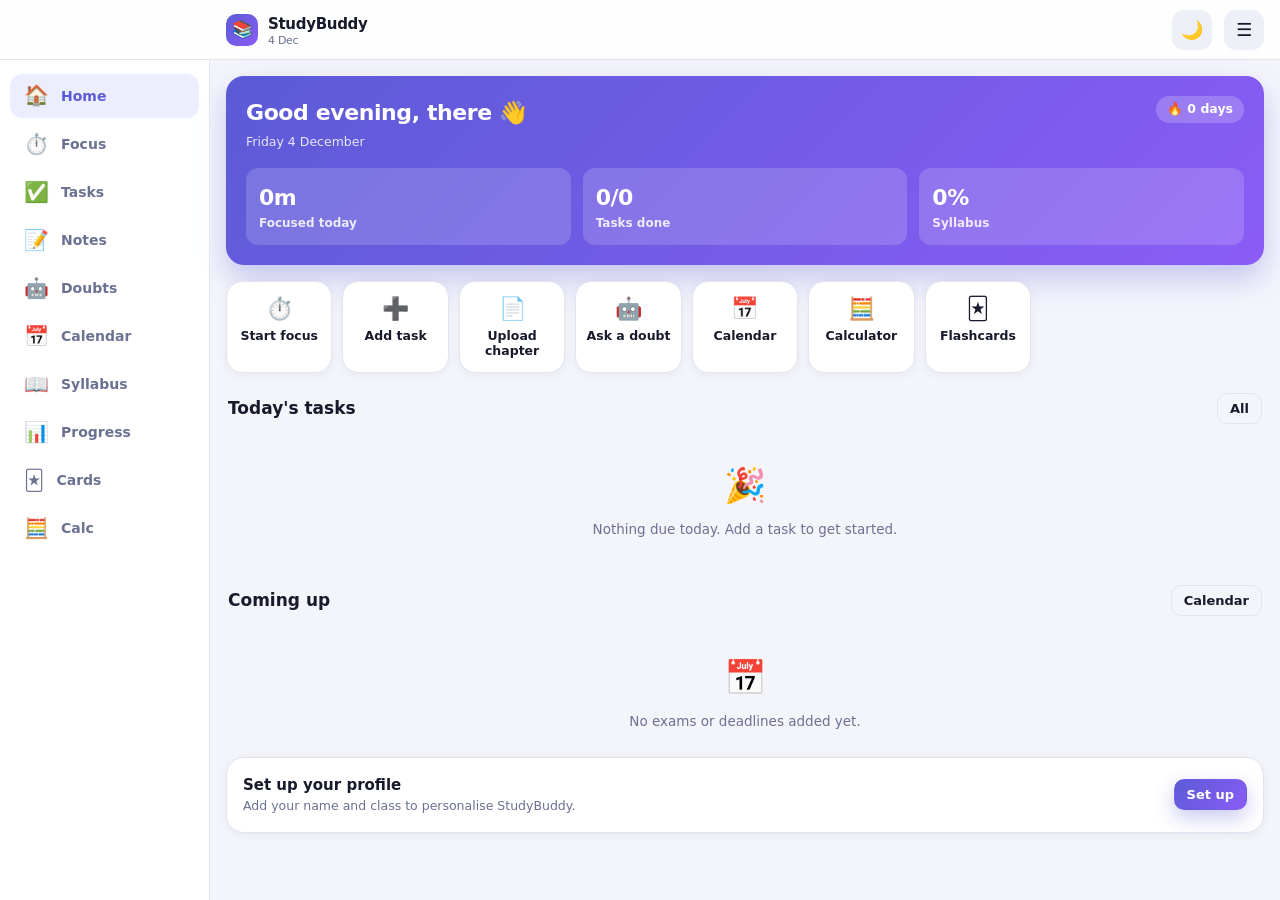
<file: index.html>
<!DOCTYPE html>
<html lang="en" data-theme="light">
<head>
<meta charset="UTF-8">
<meta name="viewport" content="width=device-width,initial-scale=1,viewport-fit=cover">
<title>StudyBuddy — your study companion</title>
<meta name="description" content="StudyBuddy is a free study app for school students: notes from any chapter, a Pomodoro focus timer, flashcards, a calculator, an AI doubts bot, a calendar with exam countdown, syllabus tracking and daily tasks. Works offline.">
<meta name="keywords" content="study app, study planner, notes from chapter, pomodoro timer, flashcards, doubts bot, syllabus tracker, exam countdown, student app India, class 6-12">
<meta name="author" content="StudyBuddy">
<meta name="robots" content="index, follow">
<meta name="theme-color" content="#5b5bd6">
<link rel="canonical" href="https://swetasuman2131-star.github.io/studybuddy/">
<meta property="og:type" content="website">
<meta property="og:site_name" content="StudyBuddy">
<meta property="og:title" content="StudyBuddy - your study companion">
<meta property="og:description" content="Notes from any chapter, a focus timer, flashcards, a calculator and an AI doubts bot - free and works offline.">
<meta property="og:url" content="https://swetasuman2131-star.github.io/studybuddy/">
<meta property="og:image" content="https://swetasuman2131-star.github.io/studybuddy/icon-512.png">
<meta name="twitter:card" content="summary_large_image">
<meta name="twitter:title" content="StudyBuddy - your study companion">
<meta name="twitter:description" content="Notes from any chapter, a focus timer, flashcards, a calculator and an AI doubts bot - free and works offline.">
<meta name="twitter:image" content="https://swetasuman2131-star.github.io/studybuddy/icon-512.png">
<link rel="manifest" href="manifest.webmanifest">
<link rel="icon" href="icon-192.png">
<link rel="apple-touch-icon" href="icon-192.png">
<meta name="apple-mobile-web-app-capable" content="yes">
<meta name="mobile-web-app-capable" content="yes">
<meta name="apple-mobile-web-app-status-bar-style" content="black-translucent">
<link rel="stylesheet" href="styles.css">
<script type="application/ld+json">
{
  "@context": "https://schema.org",
  "@type": "SoftwareApplication",
  "name": "StudyBuddy",
  "applicationCategory": "EducationalApplication",
  "operatingSystem": "Web, Android",
  "url": "https://swetasuman2131-star.github.io/studybuddy/",
  "description": "A free study app for school students: notes from any chapter, a Pomodoro focus timer, flashcards, a calculator, an AI doubts bot, a calendar with exam countdown, syllabus tracking and daily tasks.",
  "offers": { "@type": "Offer", "price": "0", "priceCurrency": "INR" },
  "featureList": [
    "Notes generated from an uploaded chapter (PDF, Word, text or photo)",
    "Pomodoro focus timer with study tracking",
    "Flashcards with a study mode",
    "Calculator (basic and scientific)",
    "AI doubts bot",
    "Calendar with exam countdown",
    "Syllabus tracker",
    "Daily task management",
    "Works offline"
  ],
  "inLanguage": "en-IN"
}
</script>
</head>
<body>
<header class="appbar">
  <div class="brand">
    <span class="logo">📚</span>
    <span>StudyBuddy<small id="brandDate">—</small></span>
  </div>
  <span class="spacer"></span>
  <button class="iconbtn" id="themeBtn" title="Toggle theme">🌙</button>
  <button class="iconbtn" id="moreBtn" title="More">☰</button>
</header>

<nav class="tabbar" id="tabbar">
  <button data-view="home"><span class="i">🏠</span>Home</button>
  <button data-view="focus"><span class="i">⏱️</span>Focus</button>
  <button data-view="tasks"><span class="i">✅</span>Tasks</button>
  <button data-view="notes"><span class="i">📝</span>Notes</button>
  <button data-view="doubts"><span class="i">🤖</span>Doubts</button>
  <button data-view="calendar" class="desk"><span class="i">📅</span>Calendar</button>
  <button data-view="syllabus" class="desk"><span class="i">📖</span>Syllabus</button>
  <button data-view="progress" class="desk"><span class="i">📊</span>Progress</button>
  <button data-view="cards" class="desk"><span class="i">🃏</span>Cards</button>
  <button data-view="calc" class="desk"><span class="i">🧮</span>Calc</button>
</nav>

<main id="view"></main>

<div class="overlay" id="overlay"><div class="sheet" id="sheet"></div></div>
<div id="toast"></div>

<script src="app.js"></script>
</body>
</html>
</file>
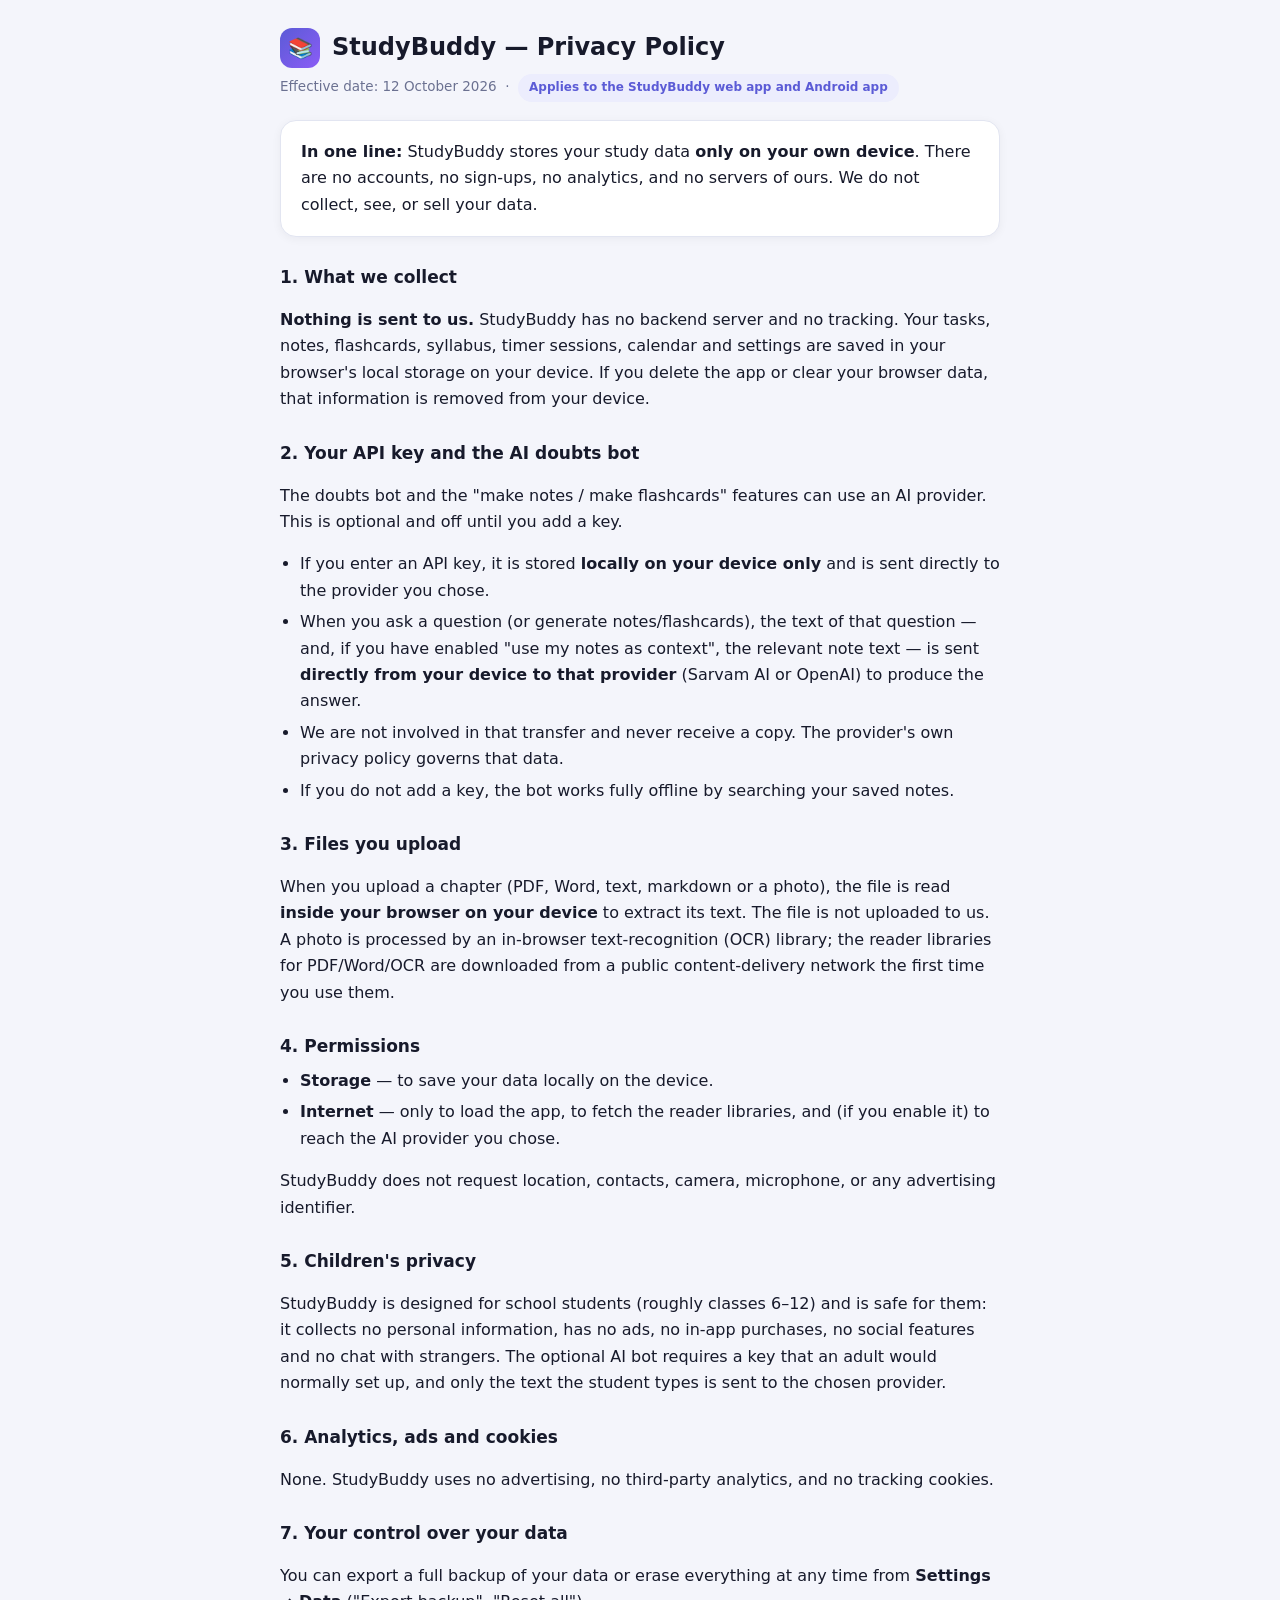
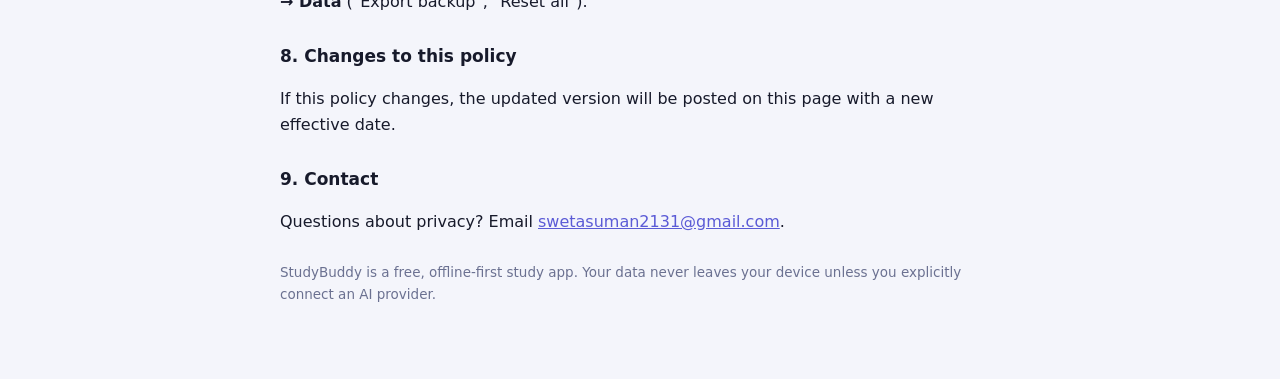
<file: privacy.html>
<!DOCTYPE html>
<html lang="en">
<head>
<meta charset="UTF-8">
<meta name="viewport" content="width=device-width,initial-scale=1">
<title>StudyBuddy — Privacy Policy</title>
<style>
  :root{--bg:#f4f5fb;--surface:#fff;--text:#171a2b;--muted:#6b7191;--border:#e2e5f1;--primary:#5b5bd6}
  *{box-sizing:border-box}
  body{margin:0;background:var(--bg);color:var(--text);font-family:"Segoe UI",system-ui,-apple-system,Roboto,Arial,sans-serif;line-height:1.65}
  .wrap{max-width:760px;margin:0 auto;padding:28px 20px 60px}
  .head{display:flex;align-items:center;gap:12px;margin-bottom:6px}
  .logo{width:40px;height:40px;border-radius:12px;background:linear-gradient(135deg,#5b5bd6,#8b5cf6);display:grid;place-items:center;color:#fff;font-size:20px}
  h1{font-size:24px;margin:0}
  h2{font-size:17px;margin:26px 0 8px}
  .card{background:var(--surface);border:1px solid var(--border);border-radius:16px;padding:18px 20px;box-shadow:0 2px 10px rgba(23,26,43,.05)}
  .muted{color:var(--muted);font-size:13.5px}
  ul{padding-left:20px;margin:8px 0}
  li{margin:5px 0}
  code{background:#eef0f8;padding:1px 6px;border-radius:6px;font-size:13px}
  a{color:var(--primary)}
  .pill{display:inline-block;background:#ecedfd;color:var(--primary);font-weight:700;font-size:12px;padding:4px 11px;border-radius:999px}
</style>
</head>
<body>
<div class="wrap">
  <div class="head"><span class="logo">📚</span><h1>StudyBuddy — Privacy Policy</h1></div>
  <div class="muted">Effective date: 12 October 2026 &nbsp;·&nbsp; <span class="pill">Applies to the StudyBuddy web app and Android app</span></div>

  <div class="card" style="margin-top:18px">
    <b>In one line:</b> StudyBuddy stores your study data <b>only on your own device</b>. There are no accounts, no sign-ups, no analytics, and no servers of ours. We do not collect, see, or sell your data.
  </div>

  <h2>1. What we collect</h2>
  <p><b>Nothing is sent to us.</b> StudyBuddy has no backend server and no tracking. Your tasks, notes, flashcards, syllabus, timer sessions, calendar and settings are saved in your browser's local storage on your device. If you delete the app or clear your browser data, that information is removed from your device.</p>

  <h2>2. Your API key and the AI doubts bot</h2>
  <p>The doubts bot and the "make notes / make flashcards" features can use an AI provider. This is optional and off until you add a key.</p>
  <ul>
    <li>If you enter an API key, it is stored <b>locally on your device only</b> and is sent directly to the provider you chose.</li>
    <li>When you ask a question (or generate notes/flashcards), the text of that question — and, if you have enabled "use my notes as context", the relevant note text — is sent <b>directly from your device to that provider</b> (Sarvam AI or OpenAI) to produce the answer.</li>
    <li>We are not involved in that transfer and never receive a copy. The provider's own privacy policy governs that data.</li>
    <li>If you do not add a key, the bot works fully offline by searching your saved notes.</li>
  </ul>

  <h2>3. Files you upload</h2>
  <p>When you upload a chapter (PDF, Word, text, markdown or a photo), the file is read <b>inside your browser on your device</b> to extract its text. The file is not uploaded to us. A photo is processed by an in-browser text-recognition (OCR) library; the reader libraries for PDF/Word/OCR are downloaded from a public content-delivery network the first time you use them.</p>

  <h2>4. Permissions</h2>
  <ul>
    <li><b>Storage</b> — to save your data locally on the device.</li>
    <li><b>Internet</b> — only to load the app, to fetch the reader libraries, and (if you enable it) to reach the AI provider you chose.</li>
  </ul>
  <p>StudyBuddy does not request location, contacts, camera, microphone, or any advertising identifier.</p>

  <h2>5. Children's privacy</h2>
  <p>StudyBuddy is designed for school students (roughly classes 6–12) and is safe for them: it collects no personal information, has no ads, no in-app purchases, no social features and no chat with strangers. The optional AI bot requires a key that an adult would normally set up, and only the text the student types is sent to the chosen provider.</p>

  <h2>6. Analytics, ads and cookies</h2>
  <p>None. StudyBuddy uses no advertising, no third-party analytics, and no tracking cookies.</p>

  <h2>7. Your control over your data</h2>
  <p>You can export a full backup of your data or erase everything at any time from <b>Settings → Data</b> ("Export backup", "Reset all").</p>

  <h2>8. Changes to this policy</h2>
  <p>If this policy changes, the updated version will be posted on this page with a new effective date.</p>

  <h2>9. Contact</h2>
  <p>Questions about privacy? Email <a href="mailto:swetasuman2131@gmail.com">swetasuman2131@gmail.com</a>.</p>

  <p class="muted" style="margin-top:26px">StudyBuddy is a free, offline-first study app. Your data never leaves your device unless you explicitly connect an AI provider.</p>
</div>
</body>
</html>
</file>
<file: styles.css>
/* StudyBuddy — styles */
:root{
  --bg:#f4f5fb; --surface:#ffffff; --surface-2:#eef0f8; --surface-3:#e3e6f2;
  --text:#171a2b; --muted:#6b7191; --border:#e2e5f1;
  --primary:#5b5bd6; --primary-2:#8b5cf6; --primary-soft:#ecedfd;
  --accent:#0ea5a4; --good:#16a34a; --good-soft:#dcfce7; --warn:#d97706; --warn-soft:#fef3c7; --bad:#dc2626; --bad-soft:#fee2e2;
  --radius:18px; --radius-sm:12px; --shadow:0 10px 30px rgba(23,26,43,.08); --shadow-sm:0 2px 10px rgba(23,26,43,.06);
  --nav-h:64px; --header-h:60px;
}
[data-theme="dark"]{
  --bg:#0e0f1a; --surface:#181a29; --surface-2:#20233a; --surface-3:#2a2e49;
  --text:#eef0fb; --muted:#9aa0c0; --border:#2a2e49;
  --primary:#7c7cf5; --primary-2:#a78bfa; --primary-soft:#23244a;
  --accent:#2dd4bf; --good:#4ade80; --good-soft:#123524; --warn:#fbbf24; --warn-soft:#3a2c0a; --bad:#f87171; --bad-soft:#3a1414;
  --shadow:0 10px 30px rgba(0,0,0,.45); --shadow-sm:0 2px 10px rgba(0,0,0,.35);
}
*{box-sizing:border-box;-webkit-tap-highlight-color:transparent}
html,body{margin:0;padding:0;height:100%}
body{
  font-family:"Segoe UI",system-ui,-apple-system,"Noto Sans",Roboto,Arial,sans-serif;
  background:var(--bg);color:var(--text);font-size:15px;line-height:1.5;
  overscroll-behavior-y:none;
}
button,input,select,textarea{font-family:inherit;font-size:inherit;color:inherit}
button{cursor:pointer;border:none;background:none}
a{color:var(--primary)}
::-webkit-scrollbar{width:10px;height:10px}
::-webkit-scrollbar-thumb{background:var(--surface-3);border-radius:10px}

/* Header */
header.appbar{
  position:sticky;top:0;z-index:40;height:var(--header-h);
  display:flex;align-items:center;gap:12px;padding:0 16px;
  background:color-mix(in srgb,var(--surface) 88%,transparent);backdrop-filter:blur(12px);
  border-bottom:1px solid var(--border);
}
.brand{display:flex;align-items:center;gap:10px;font-weight:800;letter-spacing:-.3px}
.brand .logo{width:32px;height:32px;border-radius:10px;display:grid;place-items:center;
  background:linear-gradient(135deg,var(--primary),var(--primary-2));color:#fff;font-size:17px}
.brand small{display:block;font-weight:500;color:var(--muted);font-size:11px;line-height:1}
.appbar .spacer{flex:1}
.iconbtn{width:40px;height:40px;border-radius:12px;display:grid;place-items:center;font-size:18px;color:var(--text);background:var(--surface-2)}
.iconbtn:hover{background:var(--surface-3)}

/* Layout */
main{padding:16px 16px calc(var(--nav-h) + 28px);max-width:1080px;margin:0 auto}
@media(min-width:900px){main{padding-bottom:28px}}

/* Bottom nav */
nav.tabbar{
  position:fixed;left:0;right:0;bottom:0;z-index:45;height:var(--nav-h);
  display:flex;justify-content:space-around;align-items:stretch;
  background:color-mix(in srgb,var(--surface) 92%,transparent);backdrop-filter:blur(14px);
  border-top:1px solid var(--border);padding-bottom:env(safe-area-inset-bottom);
}
nav.tabbar button{flex:1;display:flex;flex-direction:column;align-items:center;justify-content:center;gap:3px;color:var(--muted);font-size:11px;font-weight:600}
nav.tabbar button .i{font-size:20px;line-height:1}
nav.tabbar button.active{color:var(--primary)}
nav.tabbar button.active .i{transform:translateY(-1px)}
@media(max-width:899px){nav.tabbar button.desk{display:none}}
@media(min-width:900px){
  nav.tabbar{left:auto;right:auto;top:var(--header-h);bottom:0;width:210px;height:auto;flex-direction:column;justify-content:flex-start;gap:4px;padding:14px 10px;border-top:none;border-right:1px solid var(--border)}
  nav.tabbar button{flex:none;flex-direction:row;justify-content:flex-start;gap:12px;padding:12px 14px;border-radius:12px;font-size:14px}
  nav.tabbar button.active{background:var(--primary-soft)}
  header.appbar{padding-left:226px}
  main{margin-left:210px}
}

/* Cards */
.card{background:var(--surface);border:1px solid var(--border);border-radius:var(--radius);padding:16px;box-shadow:var(--shadow-sm);margin-bottom:14px}
.card h3{margin:0 0 10px;font-size:15px}
.section-title{display:flex;align-items:center;justify-content:space-between;margin:20px 2px 10px}
.section-title h2{font-size:17px;margin:0}
.muted{color:var(--muted)}
.small{font-size:12.5px}
.row{display:flex;gap:10px;align-items:center}
.wrap{flex-wrap:wrap}
.grid{display:grid;gap:12px}
.g2{grid-template-columns:repeat(2,1fr)}
.g3{grid-template-columns:repeat(3,1fr)}
@media(max-width:560px){.g3{grid-template-columns:repeat(2,1fr)}}

/* Buttons */
.btn{display:inline-flex;align-items:center;gap:8px;justify-content:center;padding:11px 16px;border-radius:13px;background:var(--surface-2);font-weight:650;border:1px solid transparent}
.btn:hover{background:var(--surface-3)}
.btn.primary{background:linear-gradient(135deg,var(--primary),var(--primary-2));color:#fff;box-shadow:0 8px 20px rgba(91,91,214,.32)}
.btn.primary:hover{filter:brightness(1.06)}
.btn.ghost{background:transparent;border:1px solid var(--border)}
.btn.sm{padding:7px 12px;border-radius:10px;font-size:13px}
.btn.danger{background:var(--bad-soft);color:var(--bad)}
.btn:disabled{opacity:.5;cursor:not-allowed}
.chip{display:inline-flex;align-items:center;gap:6px;padding:5px 11px;border-radius:999px;background:var(--surface-2);font-size:12.5px;font-weight:600;color:var(--muted)}
.chip.active{background:var(--primary);color:#fff}

/* Inputs */
.field{display:block;margin-bottom:12px}
.field label{display:block;font-size:12.5px;font-weight:650;color:var(--muted);margin-bottom:5px}
input,select,textarea{width:100%;padding:11px 13px;border-radius:12px;border:1px solid var(--border);background:var(--surface-2);outline:none}
input:focus,select:focus,textarea:focus{border-color:var(--primary);background:var(--surface)}
textarea{resize:vertical;min-height:90px}
.inline-form{display:flex;gap:8px;flex-wrap:wrap}
.inline-form input,.inline-form select{flex:1;min-width:120px}

/* Lists */
.list{display:flex;flex-direction:column;gap:8px}
.item{display:flex;gap:12px;align-items:flex-start;padding:12px;border-radius:14px;background:var(--surface);border:1px solid var(--border)}
.item .grow{flex:1;min-width:0}
.item .t{font-weight:650}
.check{width:24px;height:24px;border-radius:8px;border:2px solid var(--border);display:grid;place-items:center;flex:none;margin-top:1px;color:transparent;font-size:14px}
.check.on{background:var(--good);border-color:var(--good);color:#fff}
.done .t{text-decoration:line-through;color:var(--muted)}

/* Badges */
.badge{display:inline-block;padding:3px 9px;border-radius:999px;font-size:11px;font-weight:700}
.b-high{background:var(--bad-soft);color:var(--bad)}
.b-med{background:var(--warn-soft);color:var(--warn)}
.b-low{background:var(--primary-soft);color:var(--primary)}
.b-ok{background:var(--good-soft);color:var(--good)}

/* Progress bar */
.bar{height:9px;border-radius:999px;background:var(--surface-3);overflow:hidden}
.bar>span{display:block;height:100%;background:linear-gradient(90deg,var(--primary),var(--primary-2));border-radius:999px;transition:width .35s}

/* Stat tiles */
.stat{background:var(--surface);border:1px solid var(--border);border-radius:var(--radius-sm);padding:13px}
.stat .n{font-size:22px;font-weight:800;letter-spacing:-.5px}
.stat .l{font-size:12px;color:var(--muted);font-weight:600}

/* Timer */
.timer-wrap{display:grid;place-items:center;gap:14px}
.dial{position:relative;width:250px;height:250px}
.dial svg{transform:rotate(-90deg)}
.dial .time{position:absolute;inset:0;display:grid;place-items:center;font-size:46px;font-weight:800;font-variant-numeric:tabular-nums;letter-spacing:-1px}
.dial .mode{position:absolute;inset:0;display:grid;place-items:center;align-content:center}
.dial .mode .m{margin-top:64px;font-size:12px;font-weight:700;color:var(--muted);text-transform:uppercase;letter-spacing:1px}
.pomo-tabs{display:flex;gap:8px;justify-content:center}

/* Calendar */
.cal-head{display:flex;align-items:center;justify-content:space-between;margin-bottom:10px}
.cal-grid{display:grid;grid-template-columns:repeat(7,1fr);gap:6px}
.cal-grid .dow{text-align:center;font-size:11px;font-weight:700;color:var(--muted);padding:4px 0}
.cal-day{aspect-ratio:1;border-radius:12px;background:var(--surface-2);display:flex;flex-direction:column;align-items:center;justify-content:center;font-size:13px;font-weight:600;position:relative;cursor:pointer}
.cal-day:hover{background:var(--surface-3)}
.cal-day.out{opacity:.32}
.cal-day.today{outline:2px solid var(--primary);outline-offset:-2px}
.cal-day.sel{background:var(--primary);color:#fff}
.cal-day .dot{position:absolute;bottom:6px;display:flex;gap:2px}
.cal-day .dot i{width:5px;height:5px;border-radius:50%;background:var(--accent)}
.cal-day.sel .dot i{background:#fff}

/* Chat */
.chat{display:flex;flex-direction:column;gap:10px;min-height:320px;max-height:52vh;overflow-y:auto;padding:6px 2px}
.msg{max-width:86%;padding:11px 14px;border-radius:16px;white-space:pre-wrap;word-break:break-word}
.msg.user{align-self:flex-end;background:linear-gradient(135deg,var(--primary),var(--primary-2));color:#fff;border-bottom-right-radius:5px}
.msg.bot{align-self:flex-start;background:var(--surface-2);border-bottom-left-radius:5px}
.msg.bot code{background:var(--surface-3);padding:1px 5px;border-radius:6px}
.chat-input{display:flex;gap:8px;margin-top:12px;position:sticky;bottom:calc(var(--nav-h) + 8px)}
.chat-input textarea{min-height:48px;max-height:120px}
.typing{align-self:flex-start;color:var(--muted);font-size:13px}

/* Calculator */
.calc{max-width:380px;margin:0 auto}
.calc .screen{background:var(--surface-2);border-radius:16px;padding:16px;text-align:right;margin-bottom:12px;min-height:92px;display:flex;flex-direction:column;justify-content:flex-end}
.calc .expr{font-size:14px;color:var(--muted);min-height:18px;word-break:break-all}
.calc .res{font-size:34px;font-weight:800;letter-spacing:-1px;word-break:break-all}
.calc .keys{display:grid;grid-template-columns:repeat(4,1fr);gap:9px}
.calc .keys.sci{grid-template-columns:repeat(5,1fr);margin-bottom:9px}
.calc .keys button{aspect-ratio:1.35;border-radius:14px;background:var(--surface-2);font-size:19px;font-weight:650;display:grid;place-items:center}
.calc .keys button:hover{background:var(--surface-3)}
.calc .keys button.op{color:var(--primary);background:var(--primary-soft)}
.calc .keys button.eq{background:linear-gradient(135deg,var(--primary),var(--primary-2));color:#fff}
.calc .keys button.fn{font-size:15px}

/* Modal */
.overlay{position:fixed;inset:0;background:rgba(10,12,25,.5);z-index:60;display:none;align-items:flex-end;justify-content:center;padding:0}
.overlay.show{display:flex}
.sheet{background:var(--surface);width:100%;max-width:560px;border-radius:22px 22px 0 0;padding:20px;max-height:88vh;overflow-y:auto;animation:up .22s ease}
@media(min-width:640px){.overlay{align-items:center}.sheet{border-radius:22px}}
@keyframes up{from{transform:translateY(24px);opacity:.5}to{transform:none;opacity:1}}
.sheet h3{margin:0 0 14px;font-size:17px}
.sheet .actions{display:flex;gap:10px;margin-top:16px}
.sheet .actions .btn{flex:1}

/* Toast */
#toast{position:fixed;left:50%;bottom:calc(var(--nav-h) + 18px);transform:translateX(-50%) translateY(20px);background:#171a2b;color:#fff;padding:11px 18px;border-radius:12px;font-size:13.5px;font-weight:600;opacity:0;pointer-events:none;transition:.25s;z-index:80;max-width:90vw;text-align:center}
#toast.show{opacity:1;transform:translateX(-50%)}

/* Misc */
.empty{text-align:center;color:var(--muted);padding:26px 10px;font-size:13.5px}
.empty .big{font-size:34px;display:block;margin-bottom:8px}
.note-body{white-space:pre-wrap;line-height:1.62}
.note-body h4{margin:14px 0 6px}
.pill-row{display:flex;gap:8px;overflow-x:auto;padding-bottom:4px}
.pill-row::-webkit-scrollbar{height:0}
.hero{background:linear-gradient(135deg,var(--primary),var(--primary-2));color:#fff;border-radius:var(--radius);padding:20px;margin-bottom:16px;box-shadow:0 14px 30px rgba(91,91,214,.3)}
.hero h1{margin:0 0 4px;font-size:22px;letter-spacing:-.4px}
.hero .muted{color:rgba(255,255,255,.85)}
.hero .stat{background:rgba(255,255,255,.16);border:none;color:#fff}
.hero .stat .l{color:rgba(255,255,255,.85)}
.qa{display:grid;grid-template-columns:repeat(auto-fill,minmax(104px,1fr));gap:10px}
.qa button{background:var(--surface);border:1px solid var(--border);border-radius:16px;padding:14px 8px;display:flex;flex-direction:column;align-items:center;gap:7px;font-size:12.5px;font-weight:650;box-shadow:var(--shadow-sm)}
.qa button .i{font-size:22px}
.streak{display:inline-flex;align-items:center;gap:6px;background:rgba(255,255,255,.2);padding:4px 11px;border-radius:999px;font-weight:700;font-size:12.5px}
.bars{display:flex;align-items:flex-end;gap:8px;height:130px;padding-top:8px}
.bars .col{flex:1;display:flex;flex-direction:column;align-items:center;gap:6px;height:100%;justify-content:flex-end}
.bars .col .b{width:100%;max-width:34px;background:linear-gradient(180deg,var(--primary),var(--primary-2));border-radius:8px 8px 4px 4px;min-height:3px;transition:height .4s}
.bars .col .lb{font-size:10.5px;color:var(--muted);font-weight:600}
.hidden{display:none!important}
.tap{cursor:pointer}
.upload-drop{border:2px dashed var(--border);border-radius:16px;padding:26px 16px;text-align:center;color:var(--muted);background:var(--surface-2)}
.upload-drop:hover{border-color:var(--primary);color:var(--primary)}
.spin{display:inline-block;width:16px;height:16px;border:2.5px solid var(--border);border-top-color:var(--primary);border-radius:50%;animation:sp .7s linear infinite;vertical-align:-3px}
@keyframes sp{to{transform:rotate(360deg)}}
</file>
